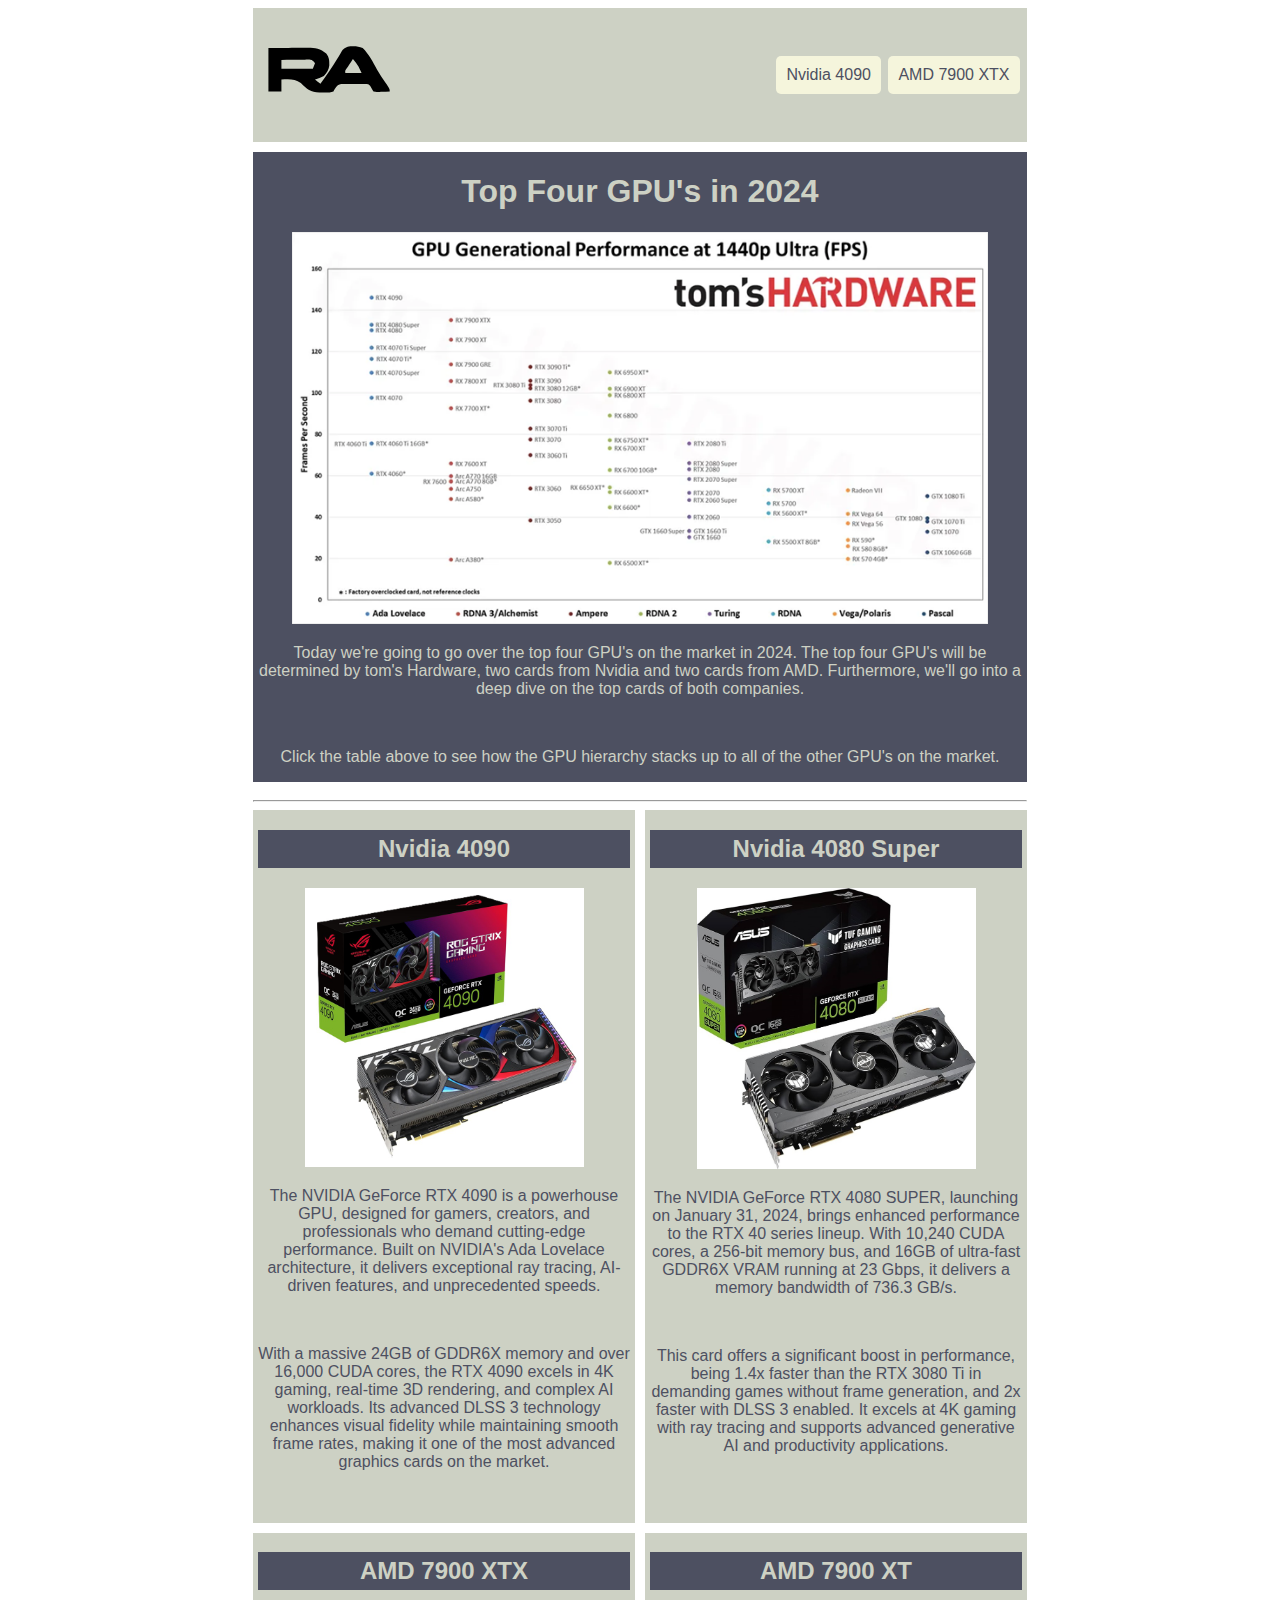
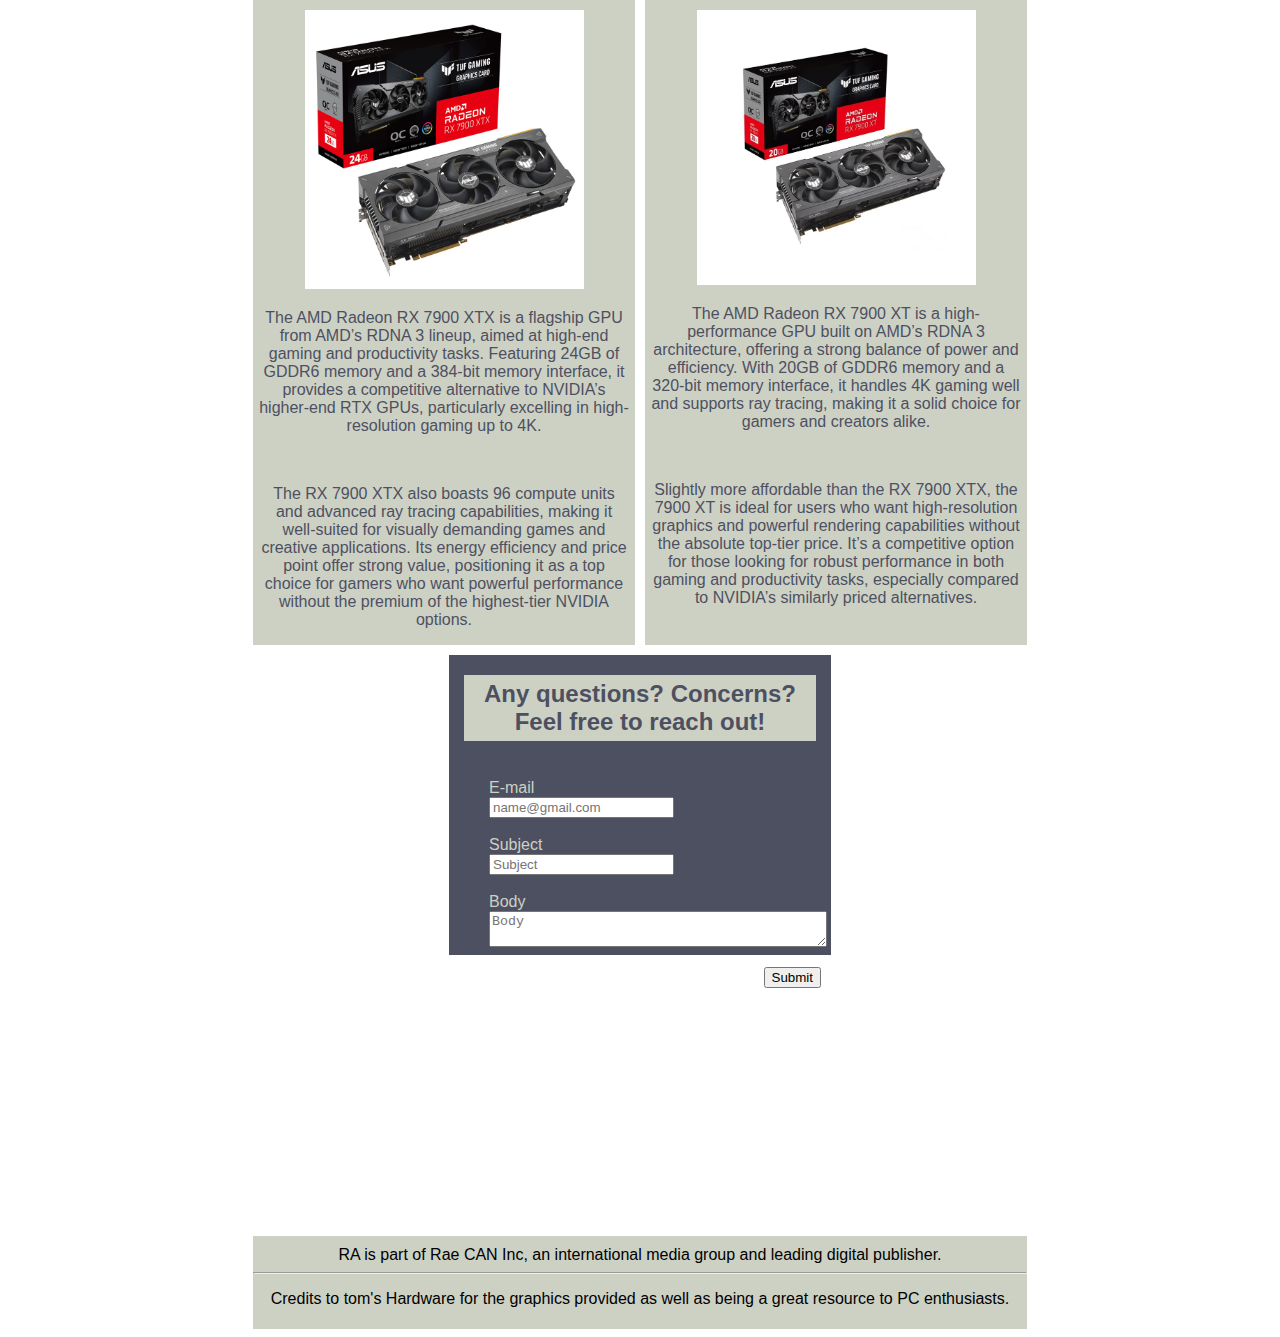
<file: index.html>
<!DOCTYPE html>
<html lang="en">

<head>
    <meta charset="utf-8">
    <title>Index</title>
    <meta name="viewport" content="width=device-width, initial-scale=1.0">
    <link rel="stylesheet" href="css/assign2.css">
    <link rel="icon" href="images/raelogo.svg">
</head>

<body>
    <nav class="navGrid">
        <div id="navFigGrid">
            <a href="./index.html">
                <img class="companyLogo" src="images/raelogo.svg" alt="companyLogo">
            </a>
        </div>

        <div id="navMenGrid">
            <div class="menuLink">
                <a href="./4090.html">Nvidia 4090</a>
            </div>
            <div class="menuLink">
                <a href="./7900XTX.html">AMD 7900 XTX</a>
            </div>
        </div>

        <div class="dropdown">
            <button class="dropButton">
                <img id="hamburgerMenu" src="images/hamburger-menu-mobile.svg" alt="hamburgerMenu">
            </button>
            <div class="dropdown-content">
                <a href="./4090.html">Nvidia 4090</a>
                <a href="./7900XTX.html">AMD 7900 XTX</a>
            </div>
        </div>
    </nav>
    <header>
        <h1>
            Top Four GPU's in 2024
        </h1>
        <a href="https://www.tomshardware.com/reviews/gpu-hierarchy,4388.html">
            <img class="imgHeader" src="images/tierlist.png" alt="gpu tierlist">
        </a>
        <p>
            Today we're going to go over the top four GPU's on the market in 2024. The top four GPU's will be determined
            by tom's Hardware, two cards from Nvidia and two cards from AMD. Furthermore, we'll go into a deep dive on
            the top cards of both companies.
        </p> <br>
        <p>
            Click the table above to see how the GPU hierarchy stacks up to all of the other GPU's on the market.
        </p>
    </header>
    <main>
        <hr>
        <div class="content">
            <section id="sectionOne">
                <h2>Nvidia 4090</h2>
                <a href="https://www.amazon.ca/nvidia-geforce-rtx-4090/s?k=nvidia+geforce+rtx+4090">
                    <img class="gpuImg" src="images/4090.jpg" alt="4090">
                </a>
                <p>
                    The NVIDIA GeForce RTX 4090 is a powerhouse GPU, designed for gamers, creators, and professionals
                    who demand cutting-edge performance. Built on NVIDIA's Ada Lovelace architecture, it delivers
                    exceptional ray tracing, AI-driven features, and unprecedented speeds.
                </p><br>
                <p>
                    With a massive 24GB of GDDR6X
                    memory and over 16,000 CUDA cores, the RTX 4090 excels in 4K gaming, real-time 3D rendering, and
                    complex AI workloads. Its advanced DLSS 3 technology enhances visual fidelity while maintaining
                    smooth frame rates, making it one of the most advanced graphics cards on the market.
                </p>
            </section>
            <section id="sectionTwo">
                <h2>Nvidia 4080 Super</h2>
                <a href="https://www.amazon.ca/rtx-4080/s?k=rtx+4080">
                    <img class="gpuImg" src="images/4080s.jpg" alt="4080super">
                </a>
                <p>The NVIDIA GeForce RTX 4080 SUPER, launching on January 31, 2024, brings enhanced performance to the
                    RTX 40 series lineup. With 10,240 CUDA cores, a 256-bit memory bus, and 16GB of ultra-fast GDDR6X
                    VRAM running at 23 Gbps, it delivers a memory bandwidth of 736.3 GB/s.
                </p><br>
                <p>
                    This card offers a
                    significant boost in performance, being 1.4x faster than the RTX 3080 Ti in demanding games without
                    frame generation, and 2x faster with DLSS 3 enabled. It excels at 4K gaming with ray tracing and
                    supports advanced generative AI and productivity applications​.
                </p>
            </section>
            <section id="sectionThree">
                <h2>AMD 7900 XTX</h2>
                <a href="https://www.amazon.ca/7900xtx/s?k=7900xtx">
                    <img class="gpuImg" src="images/7900xtx.jpg" alt="7900xtx">
                </a>
                <p>The AMD Radeon RX 7900 XTX is a flagship GPU from AMD’s RDNA 3 lineup, aimed at high-end gaming and
                    productivity tasks. Featuring 24GB of GDDR6 memory and a 384-bit memory interface, it provides a
                    competitive alternative to NVIDIA’s higher-end RTX GPUs, particularly excelling in high-resolution
                    gaming up to 4K.
                </p><br>
                <p>
                    The RX 7900 XTX also boasts 96 compute units and advanced ray tracing capabilities,
                    making it well-suited for visually demanding games and creative applications. Its energy efficiency
                    and price point offer strong value, positioning it as a top choice for gamers who want powerful
                    performance without the premium of the highest-tier NVIDIA options.
                </p>
            </section>
            <section id="sectionFour">
                <h2>AMD 7900 XT</h2>
                <a href="https://www.amazon.ca/rx-7900-xt/s?k=rx+7900+xt">
                    <img class="gpuImg" src="images/7900xt.jpg" alt="7900xt">
                </a>
                <p>The AMD Radeon RX 7900 XT is a high-performance GPU built on AMD’s RDNA 3 architecture, offering a
                    strong balance of power and efficiency. With 20GB of GDDR6 memory and a 320-bit memory interface, it
                    handles 4K gaming well and supports ray tracing, making it a solid choice for gamers and creators
                    alike.
                </p><br>
                <p>
                    Slightly more affordable than the RX 7900 XTX, the 7900 XT is ideal for users who want
                    high-resolution graphics and powerful rendering capabilities without the absolute top-tier price.
                    It’s a competitive option for those looking for robust performance in both gaming and productivity
                    tasks, especially compared to NVIDIA’s similarly priced alternatives.
                </p>
            </section>

            <div class="contactForm">
                <h2>Any questions? Concerns? Feel free to reach out!</h2>
                <form id="contact" method="get">
                    <dl>
                        <dt><br>E-mail</dt>
                        <dd>
                            <input type="email" name="email" placeholder="name@gmail.com" required>
                        </dd>
                        <dt><br>Subject</dt>
                        <dd>
                            <input type="text" name="subject" placeholder="Subject" required>
                        </dd>
                        <dt><br>Body</dt>
                        <dd>
                            <textarea placeholder="Body"></textarea>
                        </dd>
                    </dl>
                    <input id="submitBtn" type="submit">
                </form>
            </div>
        </div>
    </main>
    <footer>RA is part of Rae CAN Inc, an international media group and leading digital publisher.
        <br>
        <hr>
        <div>
            <p>
                Credits to tom's Hardware for the graphics provided as well as being a great resource to PC enthusiasts.
            </p>
        </div>
    </footer>
</body>

</html>
</file>
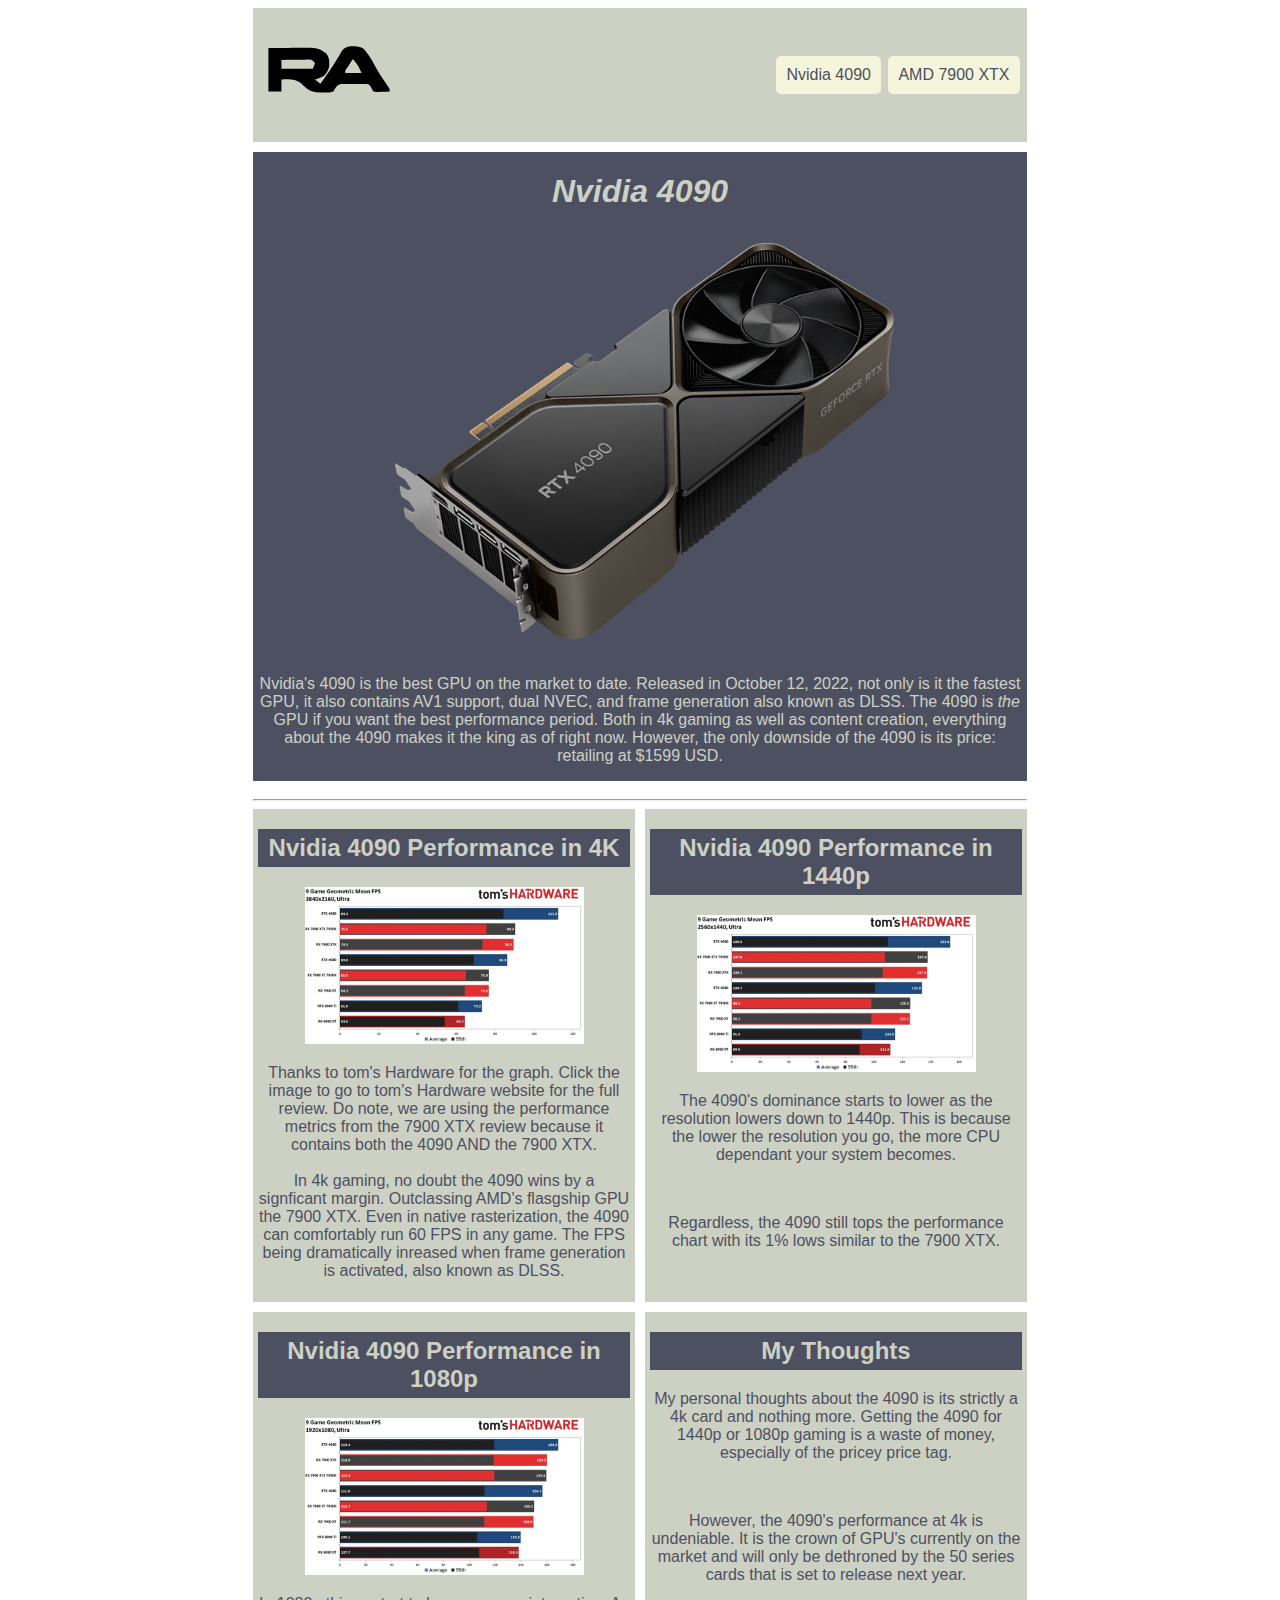
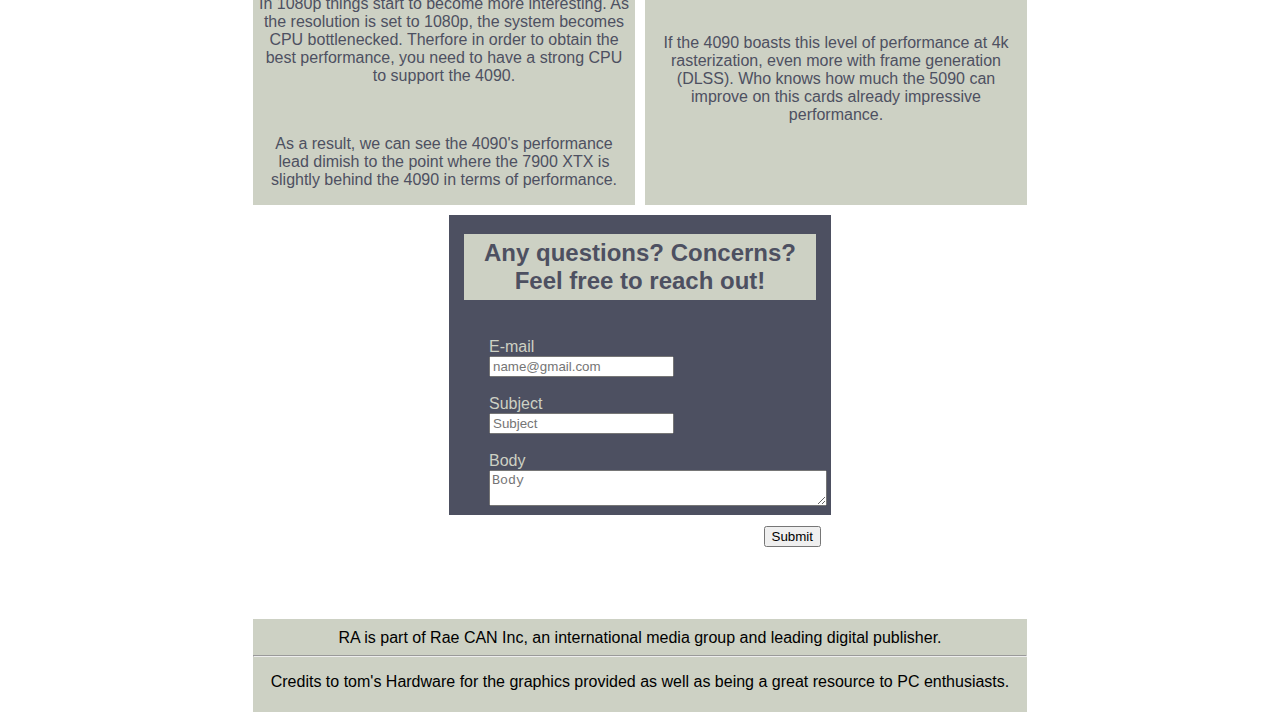
<file: 4090.html>
<!DOCTYPE html>
<html lang="en">

<head>
    <meta charset="utf-8">
    <title>Nvidia 4090</title>
    <meta name="viewport" content="width=device-width, initial-scale=1.0">
    <link rel="stylesheet" href="css/assign2.css">
    <link rel="icon" href="images/raelogo.svg">
</head>

<body>
    <nav class="navGrid">
        <div id="navFigGrid">
            <a href="./index.html">
                <img class="companyLogo" src="images/raelogo.svg" alt="companyLogo">
            </a>
        </div>

        <div id="navMenGrid">
            <div class="menuLink">
                <a href="./4090.html">Nvidia 4090</a>
            </div>
            <div class="menuLink">
                <a href="./7900XTX.html">AMD 7900 XTX</a>
            </div>
        </div>

        <div class="dropdown">
            <button class="dropButton">
                <img id="hamburgerMenu" src="images/hamburger-menu-mobile.svg" alt="hamburgerMenu">
            </button>
            <div class="dropdown-content">
                <a href="./4090.html">Nvidia 4090</a>
                <a href="./7900XTX.html">AMD 7900 XTX</a>
            </div>
        </div>
    </nav>

    <header>
        <h1><i>Nvidia 4090</i></h1>
        <figure>
            <img class="imgHeader" src="images/4090-2.png" alt="revernova">
        </figure>
        <p>Nvidia's 4090 is the best GPU on the market to date. Released in October 12, 2022, not only is it the fastest
            GPU, it also contains AV1 support, dual NVEC, and frame generation also known as DLSS. The 4090 is
            <i>the</i> GPU if you want the best
            performance period. Both in 4k gaming as well as content creation, everything about the 4090 makes it the
            king as of right now. However, the only downside of the 4090 is its price: retailing at $1599 USD.
        </p>
    </header>
    <main>
        <hr>
        <div class="content">
            <section id="sectionOne">
                <h2>Nvidia 4090 Performance in 4K</h2>
                <a href="https://www.tomshardware.com/reviews/nvidia-geforce-rtx-4090-review">
                    <img class="gpuImg" src="images/4kperm.png" alt="4kperformance">
                </a>
                <p>Thanks to tom's Hardware for the graph. Click the image to go to tom's Hardware website for the full
                    review. Do note, we are using the performance metrics from the 7900 XTX review because it contains
                    both the 4090 AND the 7900 XTX.
                    <br>
                    <br>
                    In 4k gaming, no doubt the 4090 wins by a signficant margin. Outclassing AMD's flasgship GPU the
                    7900 XTX. Even in native rasterization, the 4090 can comfortably run 60 FPS in any game. The FPS
                    being dramatically inreased when frame generation is activated, also known as DLSS.
                </p>
            </section>
            <section id="sectionTwo">
                <h2>Nvidia 4090 Performance in 1440p</h2>
                <a href="https://www.tomshardware.com/reviews/nvidia-geforce-rtx-4090-review">
                    <img class="gpuImg" src="images/1440pperform.png" alt="1440pperformance">
                </a>
                <p>The 4090's dominance starts to lower as the resolution lowers down to 1440p. This is because the
                    lower the resolution you go, the more CPU dependant your system becomes.
                </p> <br>
                <p>
                    Regardless, the 4090 still tops the performance chart with its 1% lows similar to the 7900 XTX.
                </p>
            </section>
            <section id="sectionThree">
                <h2>Nvidia 4090 Performance in 1080p</h2>
                <a href="https://www.tomshardware.com/reviews/nvidia-geforce-rtx-4090-review">
                    <img class="gpuImg" src="images/1080perform.png" alt="1080pperformance">
                </a>
                <p>In 1080p things start to become more interesting. As the resolution is set to 1080p, the system
                    becomes CPU bottlenecked. Therfore in order to obtain the best performance, you need to have a
                    strong CPU to support the 4090.
                </p><br>
                <p>
                    As a result, we can see the 4090's performance lead dimish to the point where the 7900 XTX is
                    slightly behind the 4090 in terms of performance.
                </p>
            </section>
            <section id="sectionFour">
                <h2>My Thoughts</h2>
                <p>
                    My personal thoughts about the 4090 is its strictly a 4k card and nothing more. Getting the 4090 for
                    1440p or 1080p gaming is a waste of money, especially of the pricey price tag.
                </p><br>
                <p>
                    However, the 4090's performance at 4k is undeniable. It is the crown of GPU's currently on the
                    market and will only be dethroned by the 50 series cards that is set to release next year.
                </p><br>
                <p>
                    If the 4090 boasts this level of performance at 4k rasterization, even more with frame generation
                    (DLSS). Who knows how much the 5090 can improve on this cards already impressive performance.
                </p>
            </section>

            <div class="contactForm">
                <h2>Any questions? Concerns? Feel free to reach out!</h2>
                <form id="contact" method="get">
                    <dl>
                        <dt><br>E-mail</dt>
                        <dd>
                            <input type="email" name="email" placeholder="name@gmail.com" required>
                        </dd>
                        <dt><br>Subject</dt>
                        <dd>
                            <input type="text" name="subject" placeholder="Subject" required>
                        </dd>
                        <dt><br>Body</dt>
                        <dd>
                            <textarea placeholder="Body"></textarea>
                        </dd>
                    </dl>
                    <input id="submitBtn" type="submit">
                </form>
            </div>
        </div>
    </main>
    <footer>RA is part of Rae CAN Inc, an international media group and leading digital publisher.
        <br>
        <hr>
        <div>
            <p>
                Credits to tom's Hardware for the graphics provided as well as being a great resource to PC enthusiasts.
            </p>
        </div>
    </footer>
</body>

</html>
</file>
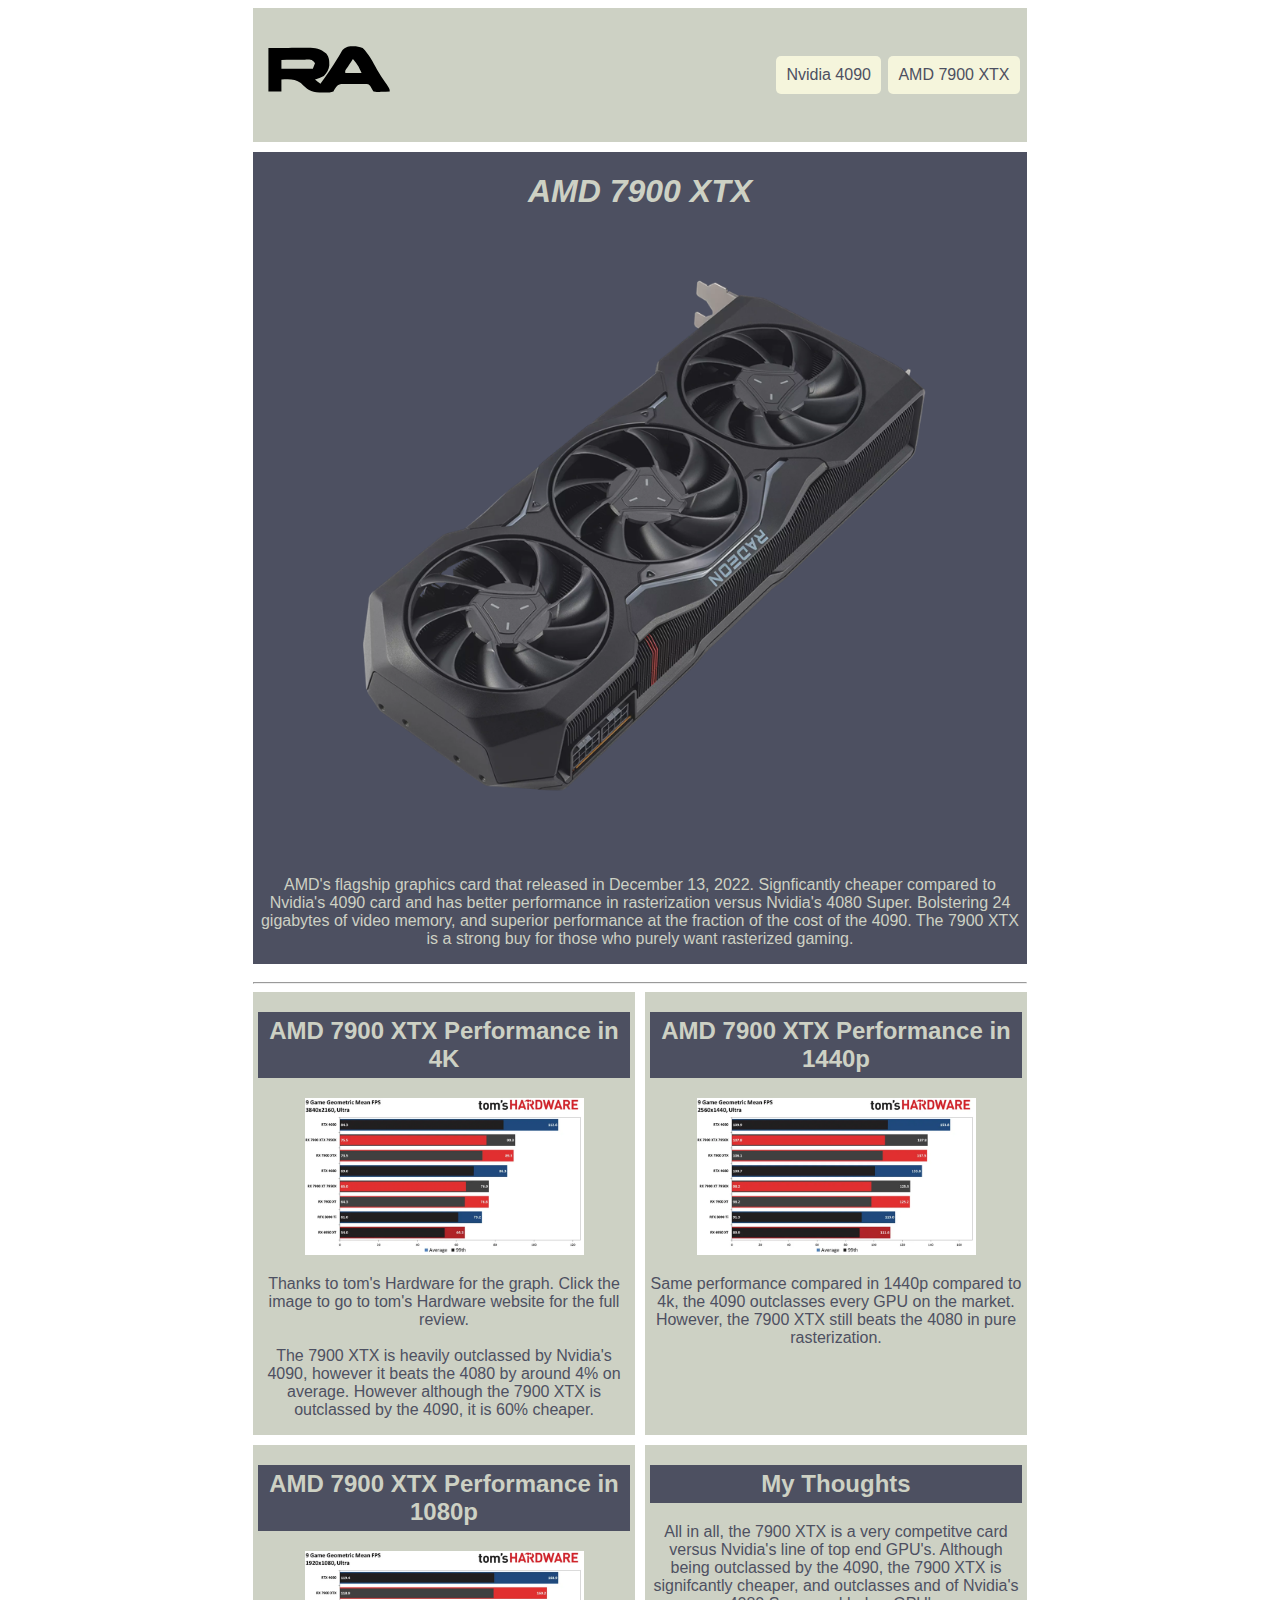
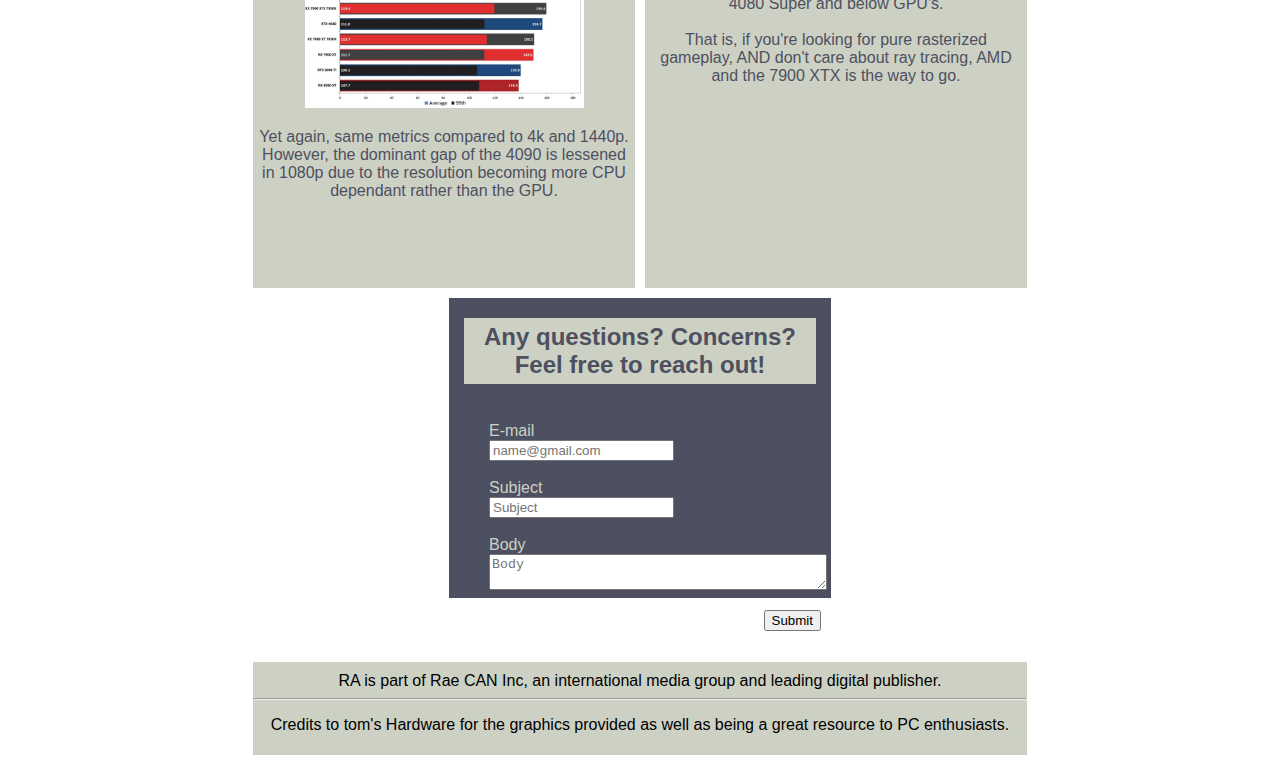
<file: 7900XTX.html>
<!DOCTYPE html>
<html lang="en">

<head>
    <meta charset="utf-8">
    <title>AMD 7900 XTX</title>
    <meta name="viewport" content="width=device-width, initial-scale=1.0">
    <link rel="stylesheet" href="css/assign2.css">
    <link rel="icon" href="images/raelogo.svg">
</head>

<body>
    <nav class="navGrid">
        <div id="navFigGrid">
            <a href="./index.html">
                <img class="companyLogo" src="images/raelogo.svg" alt="companyLogo">
            </a>
        </div>

        <div id="navMenGrid">
            <div class="menuLink">
                <a href="./4090.html">Nvidia 4090</a>
            </div>
            <div class="menuLink">
                <a href="./7900XTX.html">AMD 7900 XTX</a>
            </div>
        </div>

        <div class="dropdown">
            <button class="dropButton">
                <img id="hamburgerMenu" src="images/hamburger-menu-mobile.svg" alt="hamburgerMenu">
            </button>
            <div class="dropdown-content">
                <a href="./4090.html">Nvidia 4090</a>
                <a href="./7900XTX.html">AMD 7900 XTX</a>
            </div>
        </div>
    </nav>

    <header>
        <h1><i>AMD 7900 XTX</i></h1>
        <figure>
            <img class="imgHeader" src="images/7900xtx-2.png" alt="revernova">
        </figure>
        <p> AMD's flagship graphics card that released in December 13, 2022. Signficantly cheaper compared to Nvidia's
            4090 card and has better performance in rasterization versus Nvidia's 4080 Super. Bolstering 24 gigabytes of
            video memory, and superior performance at the fraction of the cost of the 4090. The 7900 XTX is a strong buy
            for those who purely want rasterized gaming.
        </p>
    </header>
    <main>
        <hr>
        <div class="content">
            <section id="sectionOne">
                <h2>AMD 7900 XTX Performance in 4K</h2>
                <a
                    href="https://www.tomshardware.com/reviews/amd-radeon-rx-7900-xtx-and-xt-review-shooting-for-the-top/4">
                    <img class="gpuImg" src="images/4kperm.png" alt="4kperformance">
                </a>
                <p>Thanks to tom's Hardware for the graph. Click the image to go to tom's Hardware website for the full
                    review.
                    <br>
                    <br>
                    The 7900 XTX is heavily outclassed by Nvidia's 4090, however it beats the 4080 by around 4% on
                    average. However although the 7900 XTX is outclassed by the 4090, it is 60% cheaper.
                </p>
            </section>
            <section id="sectionTwo">
                <h2>AMD 7900 XTX Performance in 1440p</h2>
                <a
                    href="https://www.tomshardware.com/reviews/amd-radeon-rx-7900-xtx-and-xt-review-shooting-for-the-top/4">
                    <img class="gpuImg" src="images/1440pperform.png" alt="1440pperformance">
                </a>
                <p> Same performance compared in 1440p compared to 4k, the 4090 outclasses every GPU on the market.
                    However, the 7900 XTX still beats the 4080 in pure rasterization.
                </p>
            </section>
            <section id="sectionThree">
                <h2>AMD 7900 XTX Performance in 1080p</h2>
                <a
                    href="https://www.tomshardware.com/reviews/amd-radeon-rx-7900-xtx-and-xt-review-shooting-for-the-top/4">
                    <img class="gpuImg" src="images/1080perform.png" alt="1080pperformance">
                </a>
                <p> Yet again, same metrics compared to 4k and 1440p. However, the dominant gap of the 4090 is lessened
                    in 1080p due to the resolution becoming more CPU dependant rather than the GPU.
                </p>
            </section>
            <section id="sectionFour">
                <h2>My Thoughts</h2>
                <p> All in all, the 7900 XTX is a very competitve card versus Nvidia's line of top end GPU's. Although
                    being outclassed by the 4090, the 7900 XTX is signifcantly cheaper, and outclasses and of Nvidia's
                    4080 Super and below GPU's.
                    <br><br>
                    That is, if you're looking for pure rasterized gameplay, AND don't care about ray tracing, AMD and
                    the 7900 XTX is the way to go.
                </p>
            </section>

            <div class="contactForm">
                <h2>Any questions? Concerns? Feel free to reach out!</h2>
                <form id="contact" method="get">
                    <dl>
                        <dt><br>E-mail</dt>
                        <dd>
                            <input type="email" name="email" placeholder="name@gmail.com" required>
                        </dd>
                        <dt><br>Subject</dt>
                        <dd>
                            <input type="text" name="subject" placeholder="Subject" required>
                        </dd>
                        <dt><br>Body</dt>
                        <dd>
                            <textarea placeholder="Body"></textarea>
                        </dd>
                    </dl>
                    <input id="submitBtn" type="submit">
                </form>
            </div>
        </div>
    </main>
    <footer>
        RA is part of Rae CAN Inc, an international media group and leading digital publisher.
        <br>
        <hr>
        <div>
            <p>
                Credits to tom's Hardware for the graphics provided as well as being a great resource to PC enthusiasts.
            </p>
        </div>
    </footer>
</body>

</html>
</file>
<file: css/assign2.css>
html {
    max-width: 790px;
    margin: 0 auto;
    font-family: Arial, Helvetica, sans-serif;
}

body {
    display: grid;
    grid-template-columns: repeat(1, auto);
    grid-template-rows: repeat(4, auto);
    grid-gap: 10px;
}

h2,
header,
footer {
    text-align: center;
}

h2 {
    padding-top: 5px;
    padding-bottom: 5px;
    background-color: #4D5061;
    color: #CDD1C4;
}

/* START OF NAV CSS */
nav {
    background-color: #CDD1C4;
}

.navGrid {
    display: grid;
    grid-template-columns: repeat(3, 1fr);
    grid-template-rows: 1fr;
    grid-auto-flow: column;
}

#navFigGrid {
    display: flex;
    justify-content: left;
    grid-column: 1;
}

.menuLink {
    background-color: beige;
    color: #CDD1C4;
    border-radius: 5px;
    padding: 10px 10px 10px 10px;
}

.menuLink a {
    text-decoration: none;
    color: #4D5061;
}

#navMenGrid {
    display: flex;
    align-items: center;
    justify-content: space-evenly;
    text-align: right;
    grid-column: 3;
}

.companyLogo {
    padding-left: 10px;
    width: 100%;
    object-fit: contain;
}
/* END OF NAV CSS */

/* START OF HEADER CSS */
header {
    background-color: #4D5061;
}

.imgHeader {
    width: 90%;
}

header p,
h1 {
    color: #CDD1C4;
}

header p{
    padding-left: 5px;
    padding-right: 5px;
}

/* END OF HEADER CSS */
footer {
    background-color: #CDD1C4;
    padding-top: 10px;
    padding-bottom: 5px;
}

/* START OF CONTENT */
.content {
    display: grid;
    grid-template-columns: repeat(4, 1fr);
    grid-template-rows: 1fr 1fr 0.8fr;
    text-align: center;
    grid-gap: 10px;
}

.gpuImg {
    width: 75%;
}

#sectionOne,
#sectionTwo,
#sectionThree,
#sectionFour {
    background-color: #CDD1C4;
    color: #4D5061;
    padding-left: 5px;
    padding-right: 5px;
}

#sectionOne {
    grid-column: 1/3;
}

#sectionTwo {
    grid-column: 3/5;
}

#sectionThree {
    grid-column: 1/3;
}

#sectionFour {
    grid-column: 3/5;
}

/* END OF CONTENT CSS */
/* START OF CONTACT FORM */
.contactForm h2 {
    background-color: #CDD1C4;
    color: #4D5061;
    text-align: center;
    margin-left: 15px;
    margin-right: 5px;
}

.contactForm dt {
    color: #CDD1C4;
}

.contactForm {
    background-color: #4D5061;
    grid-column: 2/4;
    text-align: left;
    padding-right: 10px;
    max-height: 300px;
    grid-template-rows: auto;
}

#contact {
    width: 100%;
}

#contact textarea {
    width: 100%;
    max-width: 100%;
}

#submitBtn {
    display: block;
    margin-left: auto;
    margin-top: 10px;
    max-width: 645px;
}

#contact dt {
    padding-left: 40px;
}

/* END OF CONTENT FORM */


/* THIS IS MOBILE DROP DOWN */
.dropdown {
    display: none;
}


/* MEDIA */

@media (max-width: 590px) {
    .content {
        grid-template-columns: 1fr;
    }

    #sectionOne,
    #sectionTwo,
    #sectionThree,
    #sectionFour {
        grid-column: 1/5;
    }

    .contactForm {
        grid-column: 2/4;
        text-align: left;
        padding-bottom: 25px;
    }

    /* START OF MOBILE CSS */
    #contact input,
    #contact textarea {
        width: 100%
    }

    #navFigGrid {
        grid-column: 2;
        display: flex;
        justify-content: center;
        align-items: center;
    }

    #navMenGrid {
        display: none;
    }

    #hamburgerMenu {
        width: 100%;
    }

    .dropdown {
        position: relative;
        display: inline-block;
        width: 50%;
        padding-top: 10px;
        padding-left: 10px;

    }

    .dropButton {
        border-radius: 5px;
        border-width: 0;
    }

    .dropdown-content {
        display: none;
        position: absolute;
        background-color: #CDD1C4;
        min-width: 160px;
        box-shadow: 0px 8px 16px 0px rgba(0, 0, 0, 0.2);
        z-index: 1;
    }

    .dropdown-content a {
        color: #4D5061;
        padding: 12px 16px;
        text-decoration: none;
        display: block;
    }

    .dropdown:hover .dropdown-content {
        display: block;
    }

    .dropdown:hover .dropButton {
        background-color: #4D5061;
        ;
    }
    /* END OF MOBILE CSS */
}

@media (max-width: 790px) {}
</file>
